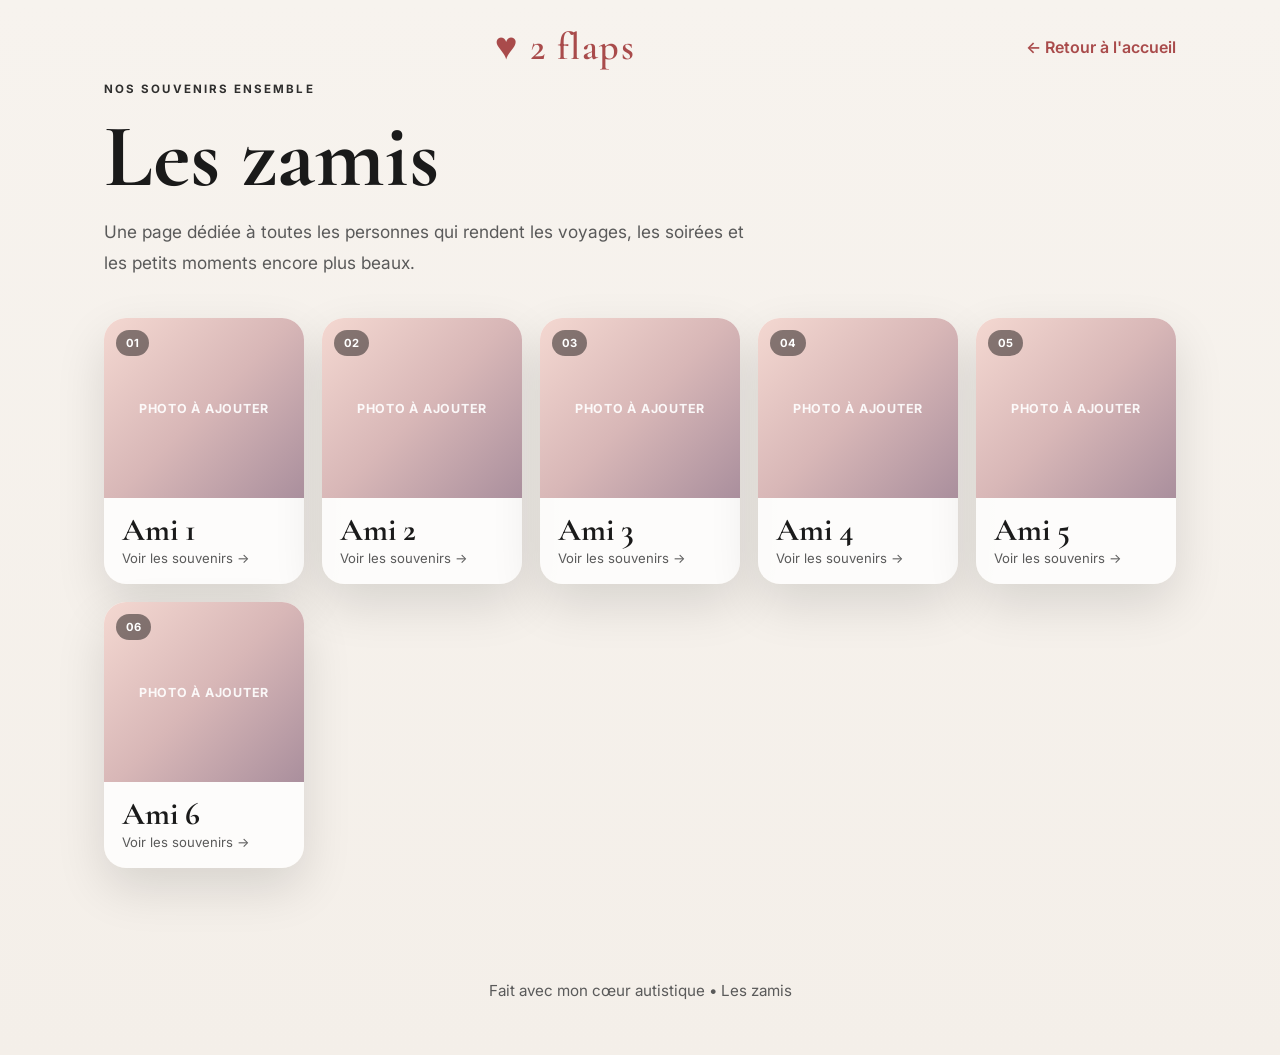
<file: les-zamis.html>
<!DOCTYPE html>
<html lang="fr">
  <head>
    <meta charset="UTF-8" />
    <meta name="viewport" content="width=device-width, initial-scale=1.0" />
    <title>Les zamis • 2 flaps</title>
    <meta
      name="description"
      content="Les photos de mes amis et tous nos souvenirs ensemble."
    />
    <link rel="preconnect" href="https://fonts.googleapis.com" />
    <link rel="preconnect" href="https://fonts.gstatic.com" crossorigin />
    <link
      href="https://fonts.googleapis.com/css2?family=Cormorant+Garamond:wght@400;500;600;700&family=Inter:wght@400;500;600;700&display=swap"
      rel="stylesheet"
    />
    <link rel="stylesheet" href="style.css" />
    <style>
      body {
        margin: 0;
        font-family: "Inter", sans-serif;
        background: linear-gradient(180deg, #f7f3ee 0%, #f4efe9 100%);
        color: #1a1a1a;
      }

      * {
        box-sizing: border-box;
      }

      a {
        text-decoration: none;
        color: inherit;
      }

      .friends-page {
        min-height: 100vh;
        padding: 24px 5vw 80px;
      }

      .friends-header {
        max-width: 1200px;
        margin: 0 auto 40px;
      }

      .friends-header h1 {
        max-width: 760px;
        margin: 18px 0 14px;
        font-family: "Cormorant Garamond", serif;
        font-size: clamp(3.2rem, 7vw, 6.5rem);
        line-height: 0.95;
      }

      .friends-header p:not(.eyebrow) {
        max-width: 650px;
        color: #5a5a5a;
        font-size: 1.08rem;
        line-height: 1.8;
      }

      .eyebrow {
        text-transform: uppercase;
        letter-spacing: 0.18em;
        font-size: 0.72rem;
        font-weight: 700;
        opacity: 0.9;
      }

      .friends-nav {
        display: flex;
        justify-content: space-between;
        align-items: center;
        max-width: 1200px;
        margin: 0 auto 10px;
      }

      .brand {
        font-family: "Cormorant Garamond", serif;
        font-size: clamp(1.8rem, 3vw, 2.6rem);
        font-weight: 700;
        letter-spacing: 0.04em;
      }

      .friends-nav a {
        color: #a94b4b;
        font-weight: 600;
      }

      #friends-gallery {
        max-width: 1200px;
        margin: 0 auto;
        display: grid;
        grid-template-columns: repeat(auto-fill, minmax(170px, 1fr));
        gap: 18px;
      }

      .friend-card {
        display: block;
        overflow: hidden;
        border-radius: 22px;
        background: rgba(255, 255, 255, 0.8);
        box-shadow: 0 20px 50px rgba(0, 0, 0, 0.12);
        transition: transform 0.25s ease, box-shadow 0.25s ease;
      }

      .friend-card:hover {
        transform: translateY(-4px);
        box-shadow: 0 25px 55px rgba(0, 0, 0, 0.16);
      }

      .friend-card-image {
        position: relative;
        height: 180px;
        overflow: hidden;
        background: linear-gradient(135deg, #f4d8d1, #d8b7b7 50%, #aa8f9d);
      }

      .friend-card-image img {
        display: block;
        width: 100%;
        height: 100%;
        object-fit: cover;
      }

      .friend-placeholder {
        position: absolute;
        inset: 0;
        display: grid;
        place-items: center;
        color: rgba(255, 255, 255, 0.9);
        font-size: 0.78rem;
        font-weight: 700;
        letter-spacing: 0.06em;
        text-transform: uppercase;
      }

      .friend-number {
        position: absolute;
        top: 12px;
        left: 12px;
        display: inline-block;
        padding: 6px 10px;
        border-radius: 999px;
        background: rgba(0, 0, 0, 0.45);
        color: white;
        font-size: 0.7rem;
        font-weight: 700;
      }

      .friend-card h2 {
        margin: 16px 18px 4px;
        font-family: "Cormorant Garamond", serif;
        font-size: 2rem;
        line-height: 1;
      }

      .friend-card p {
        margin: 0 18px 18px;
        color: #5a5a5a;
        font-size: 0.82rem;
      }

      .footer {
        text-align: center;
        padding: 18px 20px 40px;
        color: #5a5a5a;
        font-size: 0.95rem;
      }

      @media (max-width: 700px) {
        .friends-nav {
          flex-direction: column;
          align-items: flex-start;
          gap: 12px;
        }

        .friend-card-image {
          height: 170px;
        }
      }
    </style>
  </head>
  <body>
    <main class="friends-page">
      <nav class="friends-nav" aria-label="Navigation principale">
        <a class="brand" href="index.html">♥ 2 flaps</a>
        <a href="index.html">← Retour à l'accueil</a>
      </nav>

      <header class="friends-header">
        <p class="eyebrow">Nos souvenirs ensemble</p>
        <h1>Les zamis</h1>
        <p>
          Une page dédiée à toutes les personnes qui rendent les voyages,
          les soirées et les petits moments encore plus beaux.
        </p>
      </header>

      <div id="friends-gallery"></div>
    </main>

    <footer class="footer">
      <p>Fait avec mon cœur autistique • Les zamis</p>
    </footer>

    <script src="les-zamis.js"></script>
  </body>
</html>
</file>
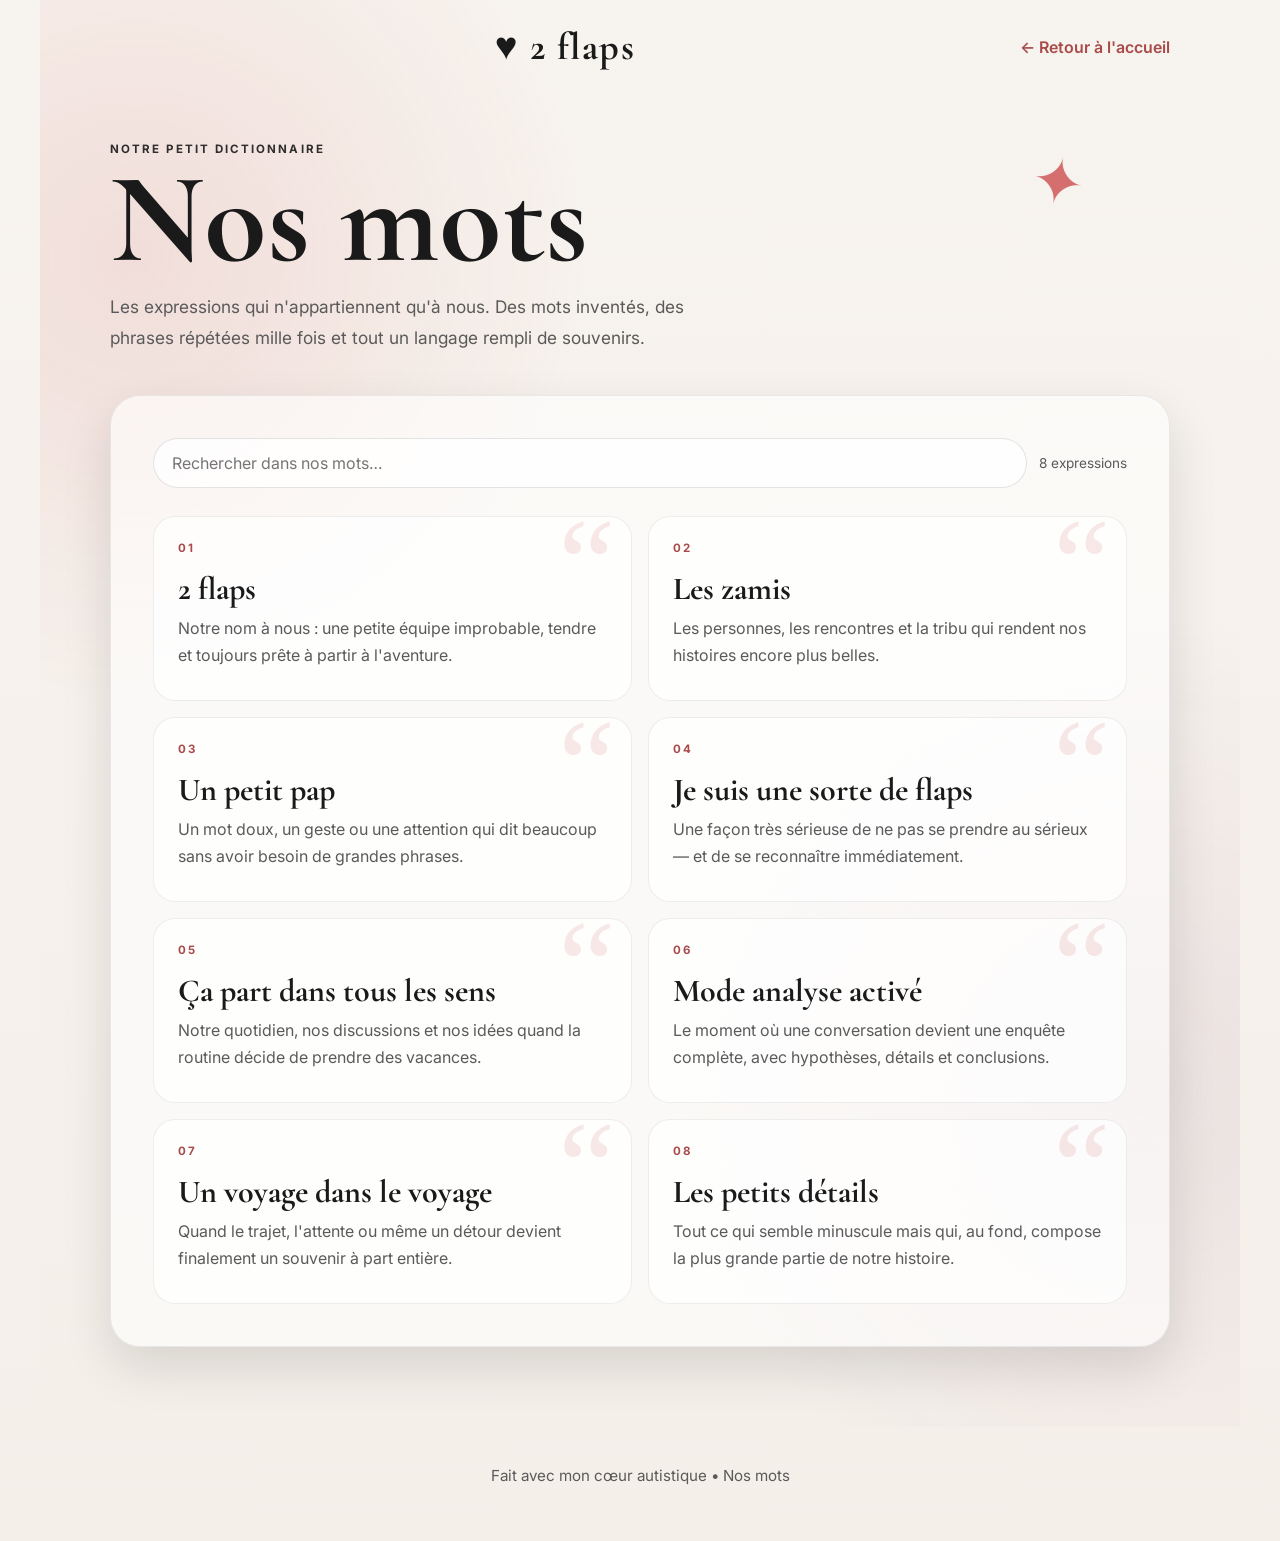
<file: nos-mots.html>
<!DOCTYPE html>
<html lang="fr">
  <head>
    <meta charset="UTF-8" />
    <meta name="viewport" content="width=device-width, initial-scale=1.0" />
    <title>Nos mots • 2 flaps</title>
    <meta
      name="description"
      content="Le petit dictionnaire de nos expressions, de nos private jokes et de nos mots à nous."
    />
    <link rel="preconnect" href="https://fonts.googleapis.com" />
    <link rel="preconnect" href="https://fonts.gstatic.com" crossorigin />
    <link
      href="https://fonts.googleapis.com/css2?family=Cormorant+Garamond:wght@400;500;600;700&family=Inter:wght@400;500;600;700&display=swap"
      rel="stylesheet"
    />
    <link rel="stylesheet" href="style.css" />
    <style>
      .words-page {
        min-height: 100vh;
        padding: 24px 5vw 80px;
        background:
          radial-gradient(circle at 8% 18%, rgba(213, 111, 111, 0.16), transparent 28%),
          radial-gradient(circle at 92% 76%, rgba(193, 166, 187, 0.2), transparent 30%),
          linear-gradient(180deg, #f7f3ee 0%, #f4efe9 100%);
      }

      .words-nav,
      .words-header,
      .words-content {
        max-width: 1060px;
        margin-inline: auto;
      }

      .words-nav {
        display: flex;
        justify-content: space-between;
        align-items: center;
        margin-bottom: 72px;
      }

      .words-nav a:last-child {
        color: var(--primary-dark);
        font-weight: 600;
      }

      .words-header {
        position: relative;
        margin-bottom: 42px;
      }

      .words-header::after {
        content: "✦";
        position: absolute;
        right: 8%;
        top: 0;
        color: var(--primary);
        font-size: 4rem;
        transform: rotate(12deg);
      }

      .words-header h1 {
        max-width: 700px;
        margin: 12px 0 18px;
        font-family: "Cormorant Garamond", serif;
        font-size: clamp(4rem, 10vw, 8rem);
        line-height: 0.82;
      }

      .words-intro {
        max-width: 620px;
        color: var(--muted);
        font-size: 1.08rem;
        line-height: 1.8;
      }

      .words-content {
        background: rgba(255, 255, 255, 0.6);
        border: 1px solid var(--border);
        border-radius: 30px;
        padding: clamp(20px, 4vw, 42px);
        box-shadow: var(--shadow);
      }

      .words-tools {
        display: flex;
        gap: 12px;
        align-items: center;
        margin-bottom: 28px;
      }

      .words-search {
        width: 100%;
        border: 1px solid rgba(26, 26, 26, 0.12);
        border-radius: 999px;
        padding: 14px 18px;
        background: rgba(255, 255, 255, 0.82);
        color: var(--text);
        font: inherit;
        outline: none;
      }

      .words-search:focus {
        border-color: var(--primary);
        box-shadow: 0 0 0 4px rgba(213, 111, 111, 0.12);
      }

      .words-count {
        flex: 0 0 auto;
        color: var(--muted);
        font-size: 0.85rem;
        white-space: nowrap;
      }

      .words-list {
        display: grid;
        grid-template-columns: repeat(2, minmax(0, 1fr));
        gap: 16px;
        margin: 0;
        padding: 0;
        list-style: none;
      }

      .word-card {
        position: relative;
        min-height: 185px;
        padding: 24px 24px 22px;
        overflow: hidden;
        border: 1px solid rgba(26, 26, 26, 0.07);
        border-radius: 22px;
        background: rgba(255, 255, 255, 0.72);
        transition: transform 0.2s ease, box-shadow 0.2s ease;
      }

      .word-card::before {
        content: "“";
        position: absolute;
        top: -18px;
        right: 16px;
        color: rgba(213, 111, 111, 0.16);
        font-family: Georgia, serif;
        font-size: 8rem;
        line-height: 1;
      }

      .word-card:hover {
        transform: translateY(-3px);
        box-shadow: 0 16px 35px rgba(0, 0, 0, 0.1);
      }

      .word-number {
        display: block;
        margin-bottom: 18px;
        color: var(--primary-dark);
        font-size: 0.72rem;
        font-weight: 700;
        letter-spacing: 0.16em;
      }

      .word-card h2 {
        position: relative;
        margin: 0 0 10px;
        font-family: "Cormorant Garamond", serif;
        font-size: 2rem;
        line-height: 1;
      }

      .word-card p {
        position: relative;
        margin: 0;
        color: var(--muted);
        line-height: 1.65;
      }

      .word-empty {
        grid-column: 1 / -1;
        padding: 34px;
        color: var(--muted);
        text-align: center;
      }

      @media (max-width: 700px) {
        .words-nav {
          align-items: flex-start;
          flex-direction: column;
          gap: 14px;
          margin-bottom: 52px;
        }

        .words-header::after {
          right: 0;
          font-size: 3rem;
        }

        .words-tools {
          align-items: stretch;
          flex-direction: column;
        }

        .words-list {
          grid-template-columns: 1fr;
        }
      }
    </style>
  </head>
  <body>
    <main class="words-page">
      <nav class="words-nav" aria-label="Navigation principale">
        <a class="brand" href="index.html">♥ 2 flaps</a>
        <a href="index.html">← Retour à l'accueil</a>
      </nav>

      <header class="words-header">
        <p class="eyebrow">Notre petit dictionnaire</p>
        <h1>Nos mots</h1>
        <p class="words-intro">
          Les expressions qui n'appartiennent qu'à nous. Des mots inventés,
          des phrases répétées mille fois et tout un langage rempli de souvenirs.
        </p>
      </header>

      <section class="words-content" aria-labelledby="words-list-title">
        <div class="words-tools">
          <label class="words-search-label" for="words-search" hidden>Rechercher une expression</label>
          <input id="words-search" class="words-search" type="search" placeholder="Rechercher dans nos mots…" />
          <span id="words-count" class="words-count" aria-live="polite"></span>
        </div>
        <h2 id="words-list-title" hidden>Liste de nos expressions</h2>
        <div id="words-list" class="words-list"></div>
      </section>
    </main>

    <footer class="footer">
      <p>Fait avec mon cœur autistique • Nos mots</p>
    </footer>

    <script src="nos-mots.js"></script>
  </body>
</html>
</file>
<file: style.css>
:root {
  --bg: #f7f3ee;
  --panel: rgba(255, 255, 255, 0.7);
  --primary: #d56f6f;
  --primary-dark: #a94b4b;
  --text: #1a1a1a;
  --muted: #5a5a5a;
  --shadow: 0 20px 50px rgba(0, 0, 0, 0.12);
  --border: rgba(26, 26, 26, 0.08);
}

* {
  box-sizing: border-box;
}

html {
  scroll-behavior: smooth;
}

body {
  margin: 0;
  font-family: "Inter", sans-serif;
  background: linear-gradient(180deg, #f7f3ee 0%, #f4efe9 100%);
  color: var(--text);
}

img {
  display: block;
  max-width: 100%;
}

a {
  text-decoration: none;
  color: inherit;
}

.hero {
  min-height: 100vh;
  background:
    linear-gradient(rgba(17, 17, 17, 0.35), rgba(17, 17, 17, 0.4)),
    url("./photos/accueil.jpg") center/cover no-repeat;
  color: white;
  padding: 24px 5vw 60px;
}

.nav {
  display: flex;
  justify-content: space-between;
  align-items: center;
  gap: 18px;
  max-width: 1200px;
  margin: 0 auto;
  padding-top: 10px;
}

.nav-left {
  display: flex;
  align-items: center;
  justify-content: flex-start;
  flex: 1;
}

.brand {
  font-family: "Cormorant Garamond", serif;
  font-size: clamp(1.8rem, 3vw, 2.6rem);
  font-weight: 700;
  letter-spacing: 0.04em;
  text-align: center;
  flex: 1;
}

.top-left-link {
  display: inline-block;
  font-size: 0.74rem;
  letter-spacing: 0.1em;
  text-transform: uppercase;
  font-weight: 700;
  color: white;
  opacity: 0.95;
}

.nav-links {
  display: flex;
  justify-content: flex-end;
  flex: 1;
  gap: 24px;
  font-size: 0.95rem;
}

.nav-links a {
  opacity: 0.9;
  transition: opacity 0.2s ease;
}

.nav-links a:hover {
  opacity: 1;
}

.hero-content {
  max-width: 1200px;
  margin: 0 auto;
  min-height: calc(100vh - 120px);
  display: flex;
  flex-direction: column;
  justify-content: center;
  align-items: flex-start;
  padding-top: 40px;
}

.eyebrow {
  text-transform: uppercase;
  letter-spacing: 0.18em;
  font-size: 0.72rem;
  font-weight: 700;
  opacity: 0.9;
}

.hero-content h1 {
  font-family: "Cormorant Garamond", serif;
  font-size: clamp(3.5rem, 7vw, 7rem);
  line-height: 0.96;
  margin: 12px 0 18px;
  max-width: 620px;
}

.subtitle {
  max-width: 620px;
  font-size: 1.08rem;
  line-height: 1.8;
  color: rgba(255, 255, 255, 0.9);
  margin-bottom: 24px;
}

.cta {
  display: inline-block;
  background: white;
  color: var(--text);
  padding: 15px 28px;
  border-radius: 999px;
  font-weight: 600;
  box-shadow: var(--shadow);
  transition: transform 0.2s ease;
}

.cta:hover {
  transform: translateY(-2px);
}

main {
  max-width: 1200px;
  margin: 0 auto;
  padding: 70px 5vw 80px;
}

.section-heading {
  margin-bottom: 28px;
}

.section-heading h2 {
  margin: 8px 0 0;
  font-family: "Cormorant Garamond", serif;
  font-size: clamp(2.2rem, 4vw, 4rem);
  line-height: 1;
}

.album-section {
  margin-bottom: 80px;
}

.photo-grid {
  display: grid;
  grid-template-columns: repeat(auto-fit, minmax(220px, 1fr));
  gap: 18px;
}

.photo-card {
  position: relative;
  overflow: hidden;
  border-radius: 26px;
  background: white;
  box-shadow: var(--shadow);
  cursor: pointer;
  transition: transform 0.25s ease, box-shadow 0.25s ease;
  min-height: 320px;
}

.photo-card:hover {
  transform: translateY(-4px);
  box-shadow: 0 25px 55px rgba(0, 0, 0, 0.16);
}

.photo-card img {
  width: 100%;
  height: 100%;
  object-fit: cover;
  min-height: 320px;
  transition: transform 0.4s ease;
}

.photo-card:hover img {
  transform: scale(1.05);
}

.photo-overlay {
  position: absolute;
  inset: auto 0 0 0;
  padding: 18px 18px 16px;
  background: linear-gradient(180deg, transparent, rgba(0, 0, 0, 0.75));
  color: white;
}

.photo-overlay h3 {
  margin: 0;
  font-size: 1.2rem;
  font-weight: 600;
}

.photo-overlay p {
  margin: 6px 0 0;
  font-size: 0.82rem;
  opacity: 0.9;
}

.moments {
  margin-bottom: 80px;
}

.moments-grid {
  display: grid;
  grid-template-columns: repeat(auto-fit, minmax(220px, 1fr));
  gap: 22px;
}

.moment-card {
  background: rgba(255, 255, 255, 0.7);
  border: 1px solid var(--border);
  border-radius: 22px;
  padding: 28px 22px;
  box-shadow: var(--shadow);
}

.moment-card span {
  display: inline-block;
  font-weight: 700;
  color: var(--primary);
  margin-bottom: 16px;
  font-size: 0.9rem;
}

.moment-card h3 {
  margin: 0 0 10px;
  font-size: 1.3rem;
}

.moment-card p {
  margin: 0;
  color: var(--muted);
  line-height: 1.8;
}

.about {
  margin-top: 20px;
}

.about-box {
  background: rgba(255, 255, 255, 0.72);
  border: 1px solid var(--border);
  border-radius: 26px;
  padding: clamp(24px, 4vw, 48px);
  box-shadow: var(--shadow);
  max-width: 900px;
  margin: 0 auto;
}

.about-box h2 {
  font-family: "Cormorant Garamond", serif;
  font-size: clamp(2rem, 4vw, 3.2rem);
  margin: 10px 0 18px;
}

.about-box p {
  color: var(--muted);
  line-height: 1.9;
  font-size: 1.02rem;
}

.footer {
  text-align: center;
  padding: 24px 20px 40px;
  color: var(--muted);
  font-size: 0.95rem;
}

.lightbox {
  position: fixed;
  inset: 0;
  background: rgba(0, 0, 0, 0.88);
  display: none;
  align-items: center;
  justify-content: center;
  padding: 30px;
  z-index: 1000;
}

.lightbox.open {
  display: flex;
}

.lightbox img {
  max-width: min(100%, 1000px);
  max-height: 80vh;
  object-fit: cover;
  border-radius: 18px;
  box-shadow: 0 30px 80px rgba(0, 0, 0, 0.35);
}

.close-button {
  position: absolute;
  top: 26px;
  right: 26px;
  width: 46px;
  height: 46px;
  border: none;
  border-radius: 50%;
  font-size: 2rem;
  line-height: 1;
  cursor: pointer;
  background: rgba(255, 255, 255, 0.12);
  color: white;
}

.lightbox-caption {
  position: absolute;
  bottom: 42px;
  left: 50%;
  transform: translateX(-50%);
  background: rgba(0, 0, 0, 0.45);
  border: 1px solid rgba(255, 255, 255, 0.12);
  border-radius: 14px;
  padding: 12px 18px;
  text-align: center;
  color: white;
}

.lightbox-caption h3 {
  margin: 0 0 4px;
  font-size: 1.2rem;
}

.lightbox-caption p {
  margin: 0;
  opacity: 0.9;
}

@media (max-width: 700px) {
  .nav {
    flex-direction: column;
    gap: 16px;
  }

  .nav-left,
  .brand,
  .nav-links {
    width: 100%;
    justify-content: center;
    flex: none;
  }

  .nav-links {
    gap: 14px;
    flex-wrap: wrap;
    justify-content: center;
  }

  .hero-content {
    align-items: center;
    text-align: center;
  }

  .hero-content h1 {
    max-width: 100%;
  }

  .subtitle {
    text-align: center;
  }
}
</file>
